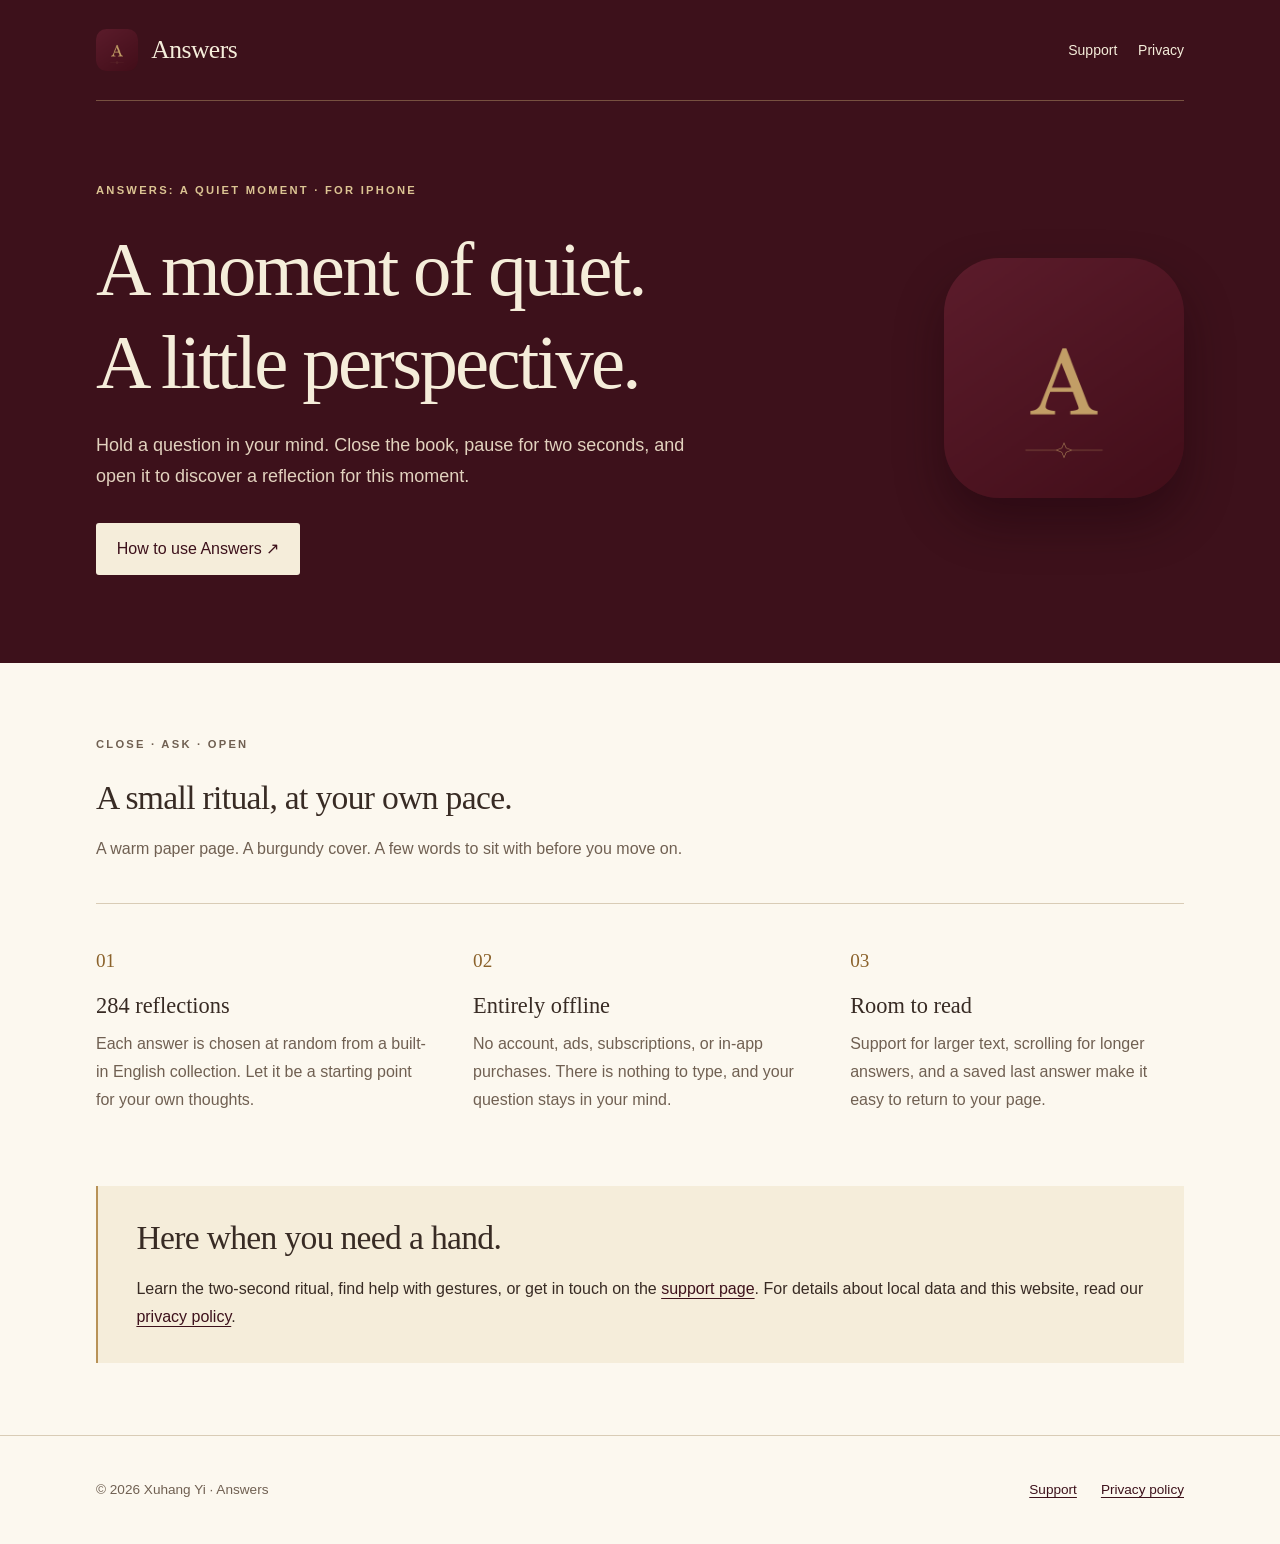
<file: index.html>
<!doctype html>
<html lang="en">
<head>
  <meta charset="utf-8">
  <meta name="viewport" content="width=device-width, initial-scale=1">
  <meta name="description" content="Answers: A Quiet Moment is a small offline book of reflections for iPhone. Close the book, hold a question, and open it for a little perspective.">
  <meta name="theme-color" content="#3d111b">
  <title>Answers: A Quiet Moment</title>
  <link rel="icon" href="assets/app-icon.png" type="image/png">
  <link rel="stylesheet" href="style.css">
</head>
<body>
  <a class="skip-link" href="#main">Skip to content</a>
  <header class="site-header">
    <div class="wrap header-inner">
      <a class="brand" href="index.html" aria-label="Answers home"><img src="assets/app-icon.png" alt="" width="44" height="44"><span>Answers</span></a>
      <nav class="nav" aria-label="Main navigation"><a href="support.html">Support</a><a href="privacy.html">Privacy</a></nav>
    </div>
  </header>
  <main id="main">
    <section class="hero" aria-labelledby="intro-title">
      <div class="wrap hero-grid">
        <div>
          <p class="eyebrow">Answers: A Quiet Moment · for iPhone</p>
          <h1 id="intro-title">A moment of quiet.<br>A little perspective.</h1>
          <p class="intro">Hold a question in your mind. Close the book, pause for two seconds, and open it to discover a reflection for this moment.</p>
          <a class="button" href="support.html">How to use Answers <span aria-hidden="true">&nbsp;↗</span></a>
        </div>
        <img class="hero-icon" src="assets/app-icon.png" alt="Answers app icon: a gold A on a burgundy background" width="240" height="240">
      </div>
    </section>
    <section class="section wrap" aria-labelledby="small-ritual">
      <div class="section-heading">
        <p class="eyebrow muted">Close · Ask · Open</p>
        <h2 id="small-ritual">A small ritual, at your own pace.</h2>
        <p class="muted">A warm paper page. A burgundy cover. A few words to sit with before you move on.</p>
      </div>
      <div class="features">
        <div><span class="number" aria-hidden="true">01</span><h3>284 reflections</h3><p>Each answer is chosen at random from a built-in English collection. Let it be a starting point for your own thoughts.</p></div>
        <div><span class="number" aria-hidden="true">02</span><h3>Entirely offline</h3><p>No account, ads, subscriptions, or in-app purchases. There is nothing to type, and your question stays in your mind.</p></div>
        <div><span class="number" aria-hidden="true">03</span><h3>Room to read</h3><p>Support for larger text, scrolling for longer answers, and a saved last answer make it easy to return to your page.</p></div>
      </div>
    </section>
    <section class="section wrap" aria-labelledby="help-title">
      <div class="quiet-note">
        <h2 id="help-title">Here when you need a hand.</h2>
        <p>Learn the two-second ritual, find help with gestures, or get in touch on the <a href="support.html">support page</a>. For details about local data and this website, read our <a href="privacy.html">privacy policy</a>.</p>
      </div>
    </section>
  </main>
  <footer class="site-footer"><div class="wrap footer-inner"><p>© 2026 Xuhang Yi · Answers</p><div class="footer-links"><a href="support.html">Support</a><a href="privacy.html">Privacy policy</a></div></div></footer>
</body>
</html>
</file>
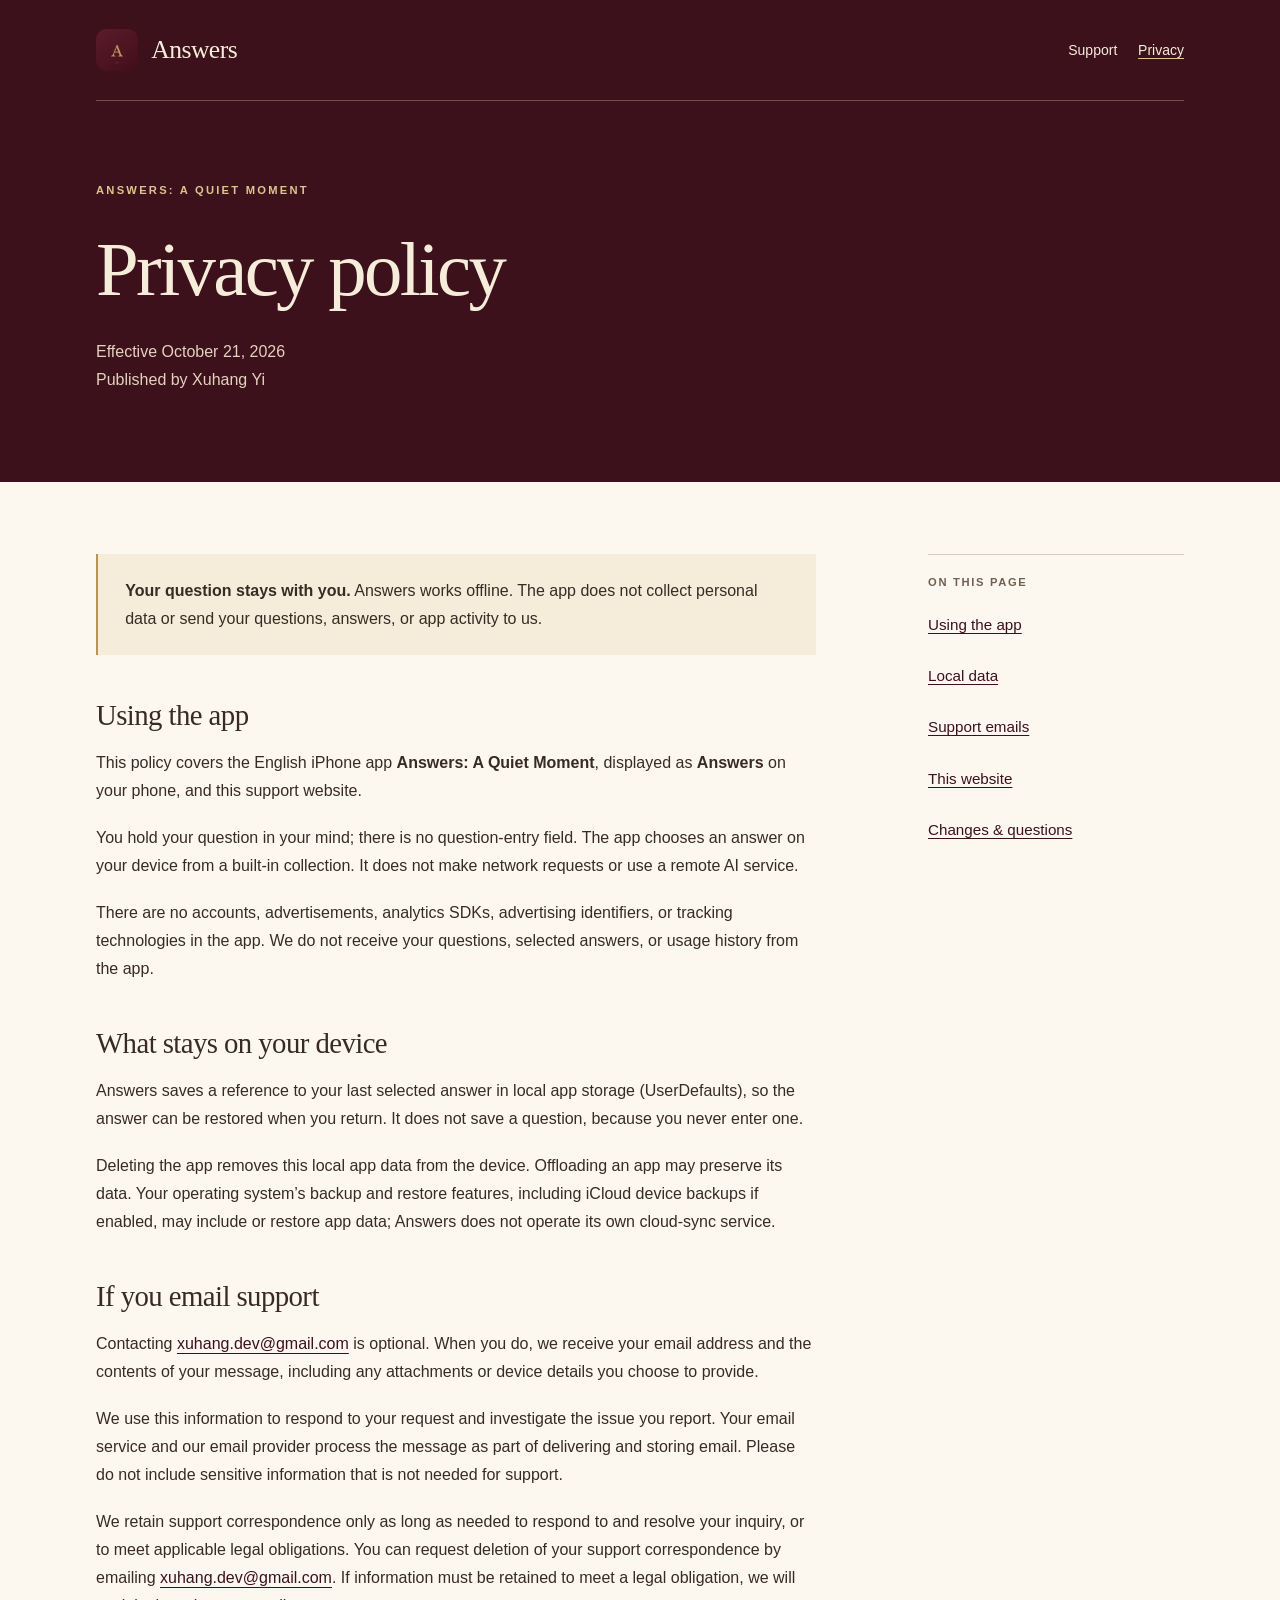
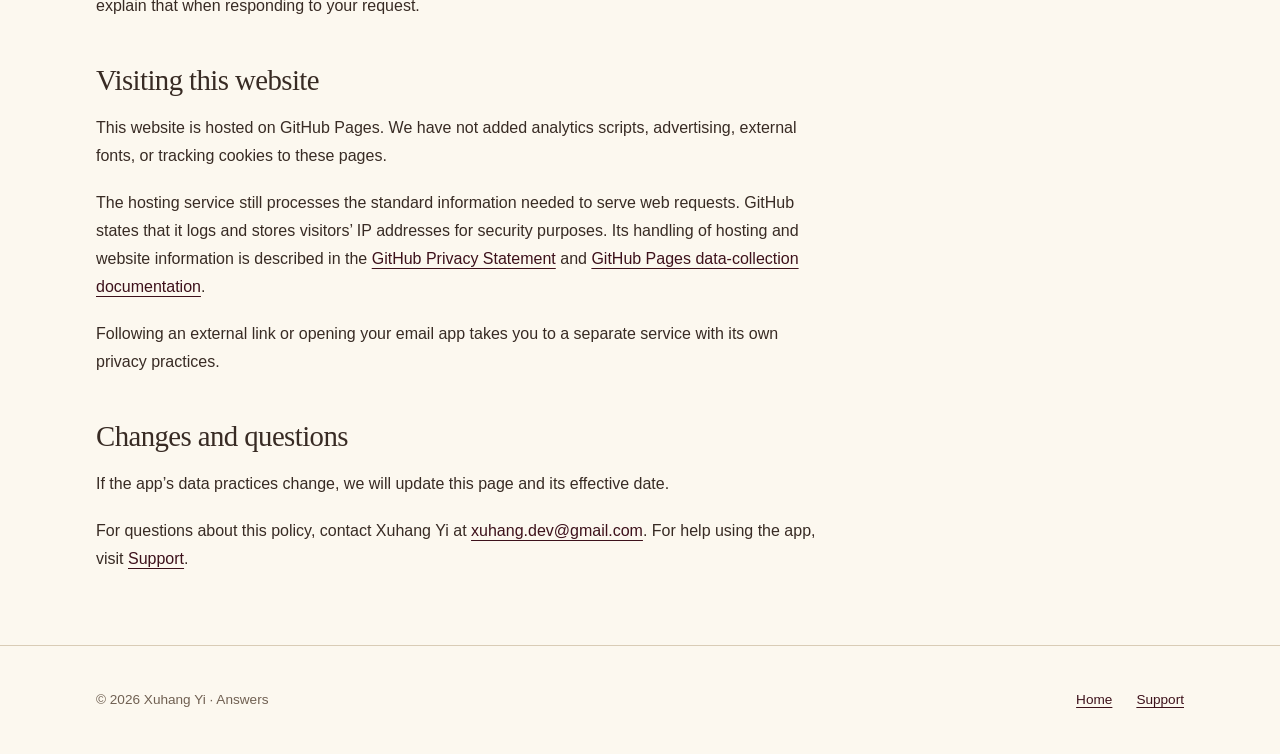
<file: privacy.html>
<!doctype html>
<html lang="en">
<head>
  <meta charset="utf-8">
  <meta name="viewport" content="width=device-width, initial-scale=1">
  <meta name="description" content="How Answers: A Quiet Moment handles local app data, support emails, and visits to this GitHub Pages website.">
  <meta name="theme-color" content="#3d111b">
  <title>Privacy policy · Answers: A Quiet Moment</title>
  <link rel="icon" href="assets/app-icon.png" type="image/png">
  <link rel="stylesheet" href="style.css">
</head>
<body>
  <a class="skip-link" href="#main">Skip to content</a>
  <header class="site-header"><div class="wrap header-inner">
    <a class="brand" href="index.html" aria-label="Answers home"><img src="assets/app-icon.png" alt="" width="44" height="44"><span>Answers</span></a>
    <nav class="nav" aria-label="Main navigation"><a href="support.html">Support</a><a href="privacy.html" aria-current="page">Privacy</a></nav>
  </div></header>
  <main id="main">
    <section class="hero" aria-labelledby="page-title"><div class="wrap">
      <p class="eyebrow">Answers: A Quiet Moment</p>
      <h1 id="page-title">Privacy policy</h1>
      <p>Effective <time datetime="2026-10-21">October 21, 2026</time><br>Published by Xuhang Yi</p>
    </div></section>
    <div class="wrap section content-grid">
      <article class="prose" aria-label="Privacy policy">
        <div class="policy-summary"><p><strong>Your question stays with you.</strong> Answers works offline. The app does not collect personal data or send your questions, answers, or app activity to us.</p></div>
        <section id="the-app" aria-labelledby="the-app-title">
          <h2 id="the-app-title">Using the app</h2>
          <p>This policy covers the English iPhone app <strong>Answers: A Quiet Moment</strong>, displayed as <strong>Answers</strong> on your phone, and this support website.</p>
          <p>You hold your question in your mind; there is no question-entry field. The app chooses an answer on your device from a built-in collection. It does not make network requests or use a remote AI service.</p>
          <p>There are no accounts, advertisements, analytics SDKs, advertising identifiers, or tracking technologies in the app. We do not receive your questions, selected answers, or usage history from the app.</p>
        </section>
        <section id="local-data" aria-labelledby="local-data-title">
          <h2 id="local-data-title">What stays on your device</h2>
          <p>Answers saves a reference to your last selected answer in local app storage (UserDefaults), so the answer can be restored when you return. It does not save a question, because you never enter one.</p>
          <p>Deleting the app removes this local app data from the device. Offloading an app may preserve its data. Your operating system’s backup and restore features, including iCloud device backups if enabled, may include or restore app data; Answers does not operate its own cloud-sync service.</p>
        </section>
        <section id="support-email" aria-labelledby="support-email-title">
          <h2 id="support-email-title">If you email support</h2>
          <p>Contacting <a class="email" href="mailto:xuhang.dev@gmail.com">xuhang.dev@gmail.com</a> is optional. When you do, we receive your email address and the contents of your message, including any attachments or device details you choose to provide.</p>
          <p>We use this information to respond to your request and investigate the issue you report. Your email service and our email provider process the message as part of delivering and storing email. Please do not include sensitive information that is not needed for support.</p>
          <p>We retain support correspondence only as long as needed to respond to and resolve your inquiry, or to meet applicable legal obligations. You can request deletion of your support correspondence by emailing <a class="email" href="mailto:xuhang.dev@gmail.com?subject=Answers%20privacy">xuhang.dev@gmail.com</a>. If information must be retained to meet a legal obligation, we will explain that when responding to your request.</p>
        </section>
        <section id="website" aria-labelledby="website-title">
          <h2 id="website-title">Visiting this website</h2>
          <p>This website is hosted on GitHub Pages. We have not added analytics scripts, advertising, external fonts, or tracking cookies to these pages.</p>
          <p>The hosting service still processes the standard information needed to serve web requests. GitHub states that it logs and stores visitors’ IP addresses for security purposes. Its handling of hosting and website information is described in the <a href="https://docs.github.com/en/site-policy/privacy-policies/github-general-privacy-statement">GitHub Privacy Statement</a> and <a href="https://docs.github.com/en/pages/getting-started-with-github-pages/what-is-github-pages#data-collection">GitHub Pages data-collection documentation</a>.</p>
          <p>Following an external link or opening your email app takes you to a separate service with its own privacy practices.</p>
        </section>
        <section id="updates" aria-labelledby="updates-title">
          <h2 id="updates-title">Changes and questions</h2>
          <p>If the app’s data practices change, we will update this page and its effective date.</p>
          <p>For questions about this policy, contact Xuhang Yi at <a class="email" href="mailto:xuhang.dev@gmail.com?subject=Answers%20privacy">xuhang.dev@gmail.com</a>. For help using the app, visit <a href="support.html">Support</a>.</p>
        </section>
      </article>
      <aside class="contents" aria-label="On this page"><h2>On this page</h2><ul><li><a href="#the-app">Using the app</a></li><li><a href="#local-data">Local data</a></li><li><a href="#support-email">Support emails</a></li><li><a href="#website">This website</a></li><li><a href="#updates">Changes &amp; questions</a></li></ul></aside>
    </div>
  </main>
  <footer class="site-footer"><div class="wrap footer-inner"><p>© 2026 Xuhang Yi · Answers</p><div class="footer-links"><a href="index.html">Home</a><a href="support.html">Support</a></div></div></footer>
</body>
</html>
</file>
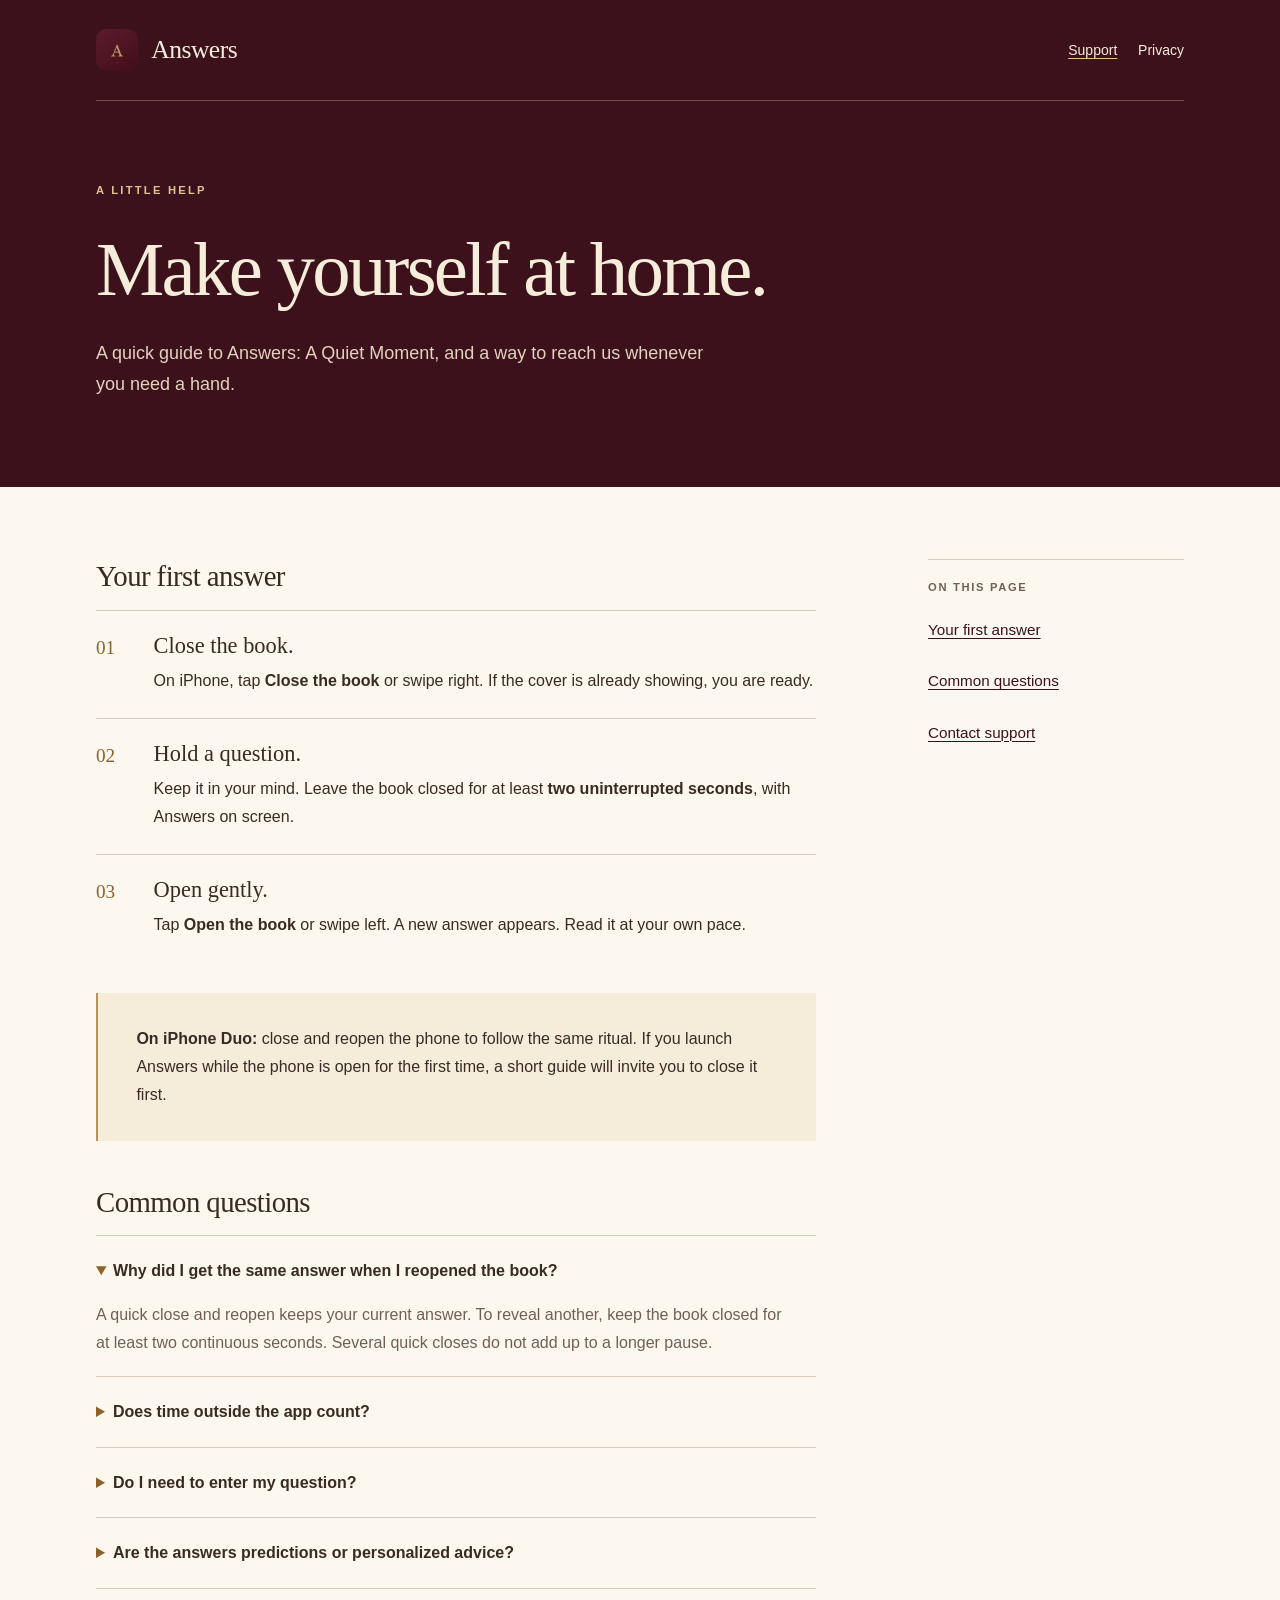
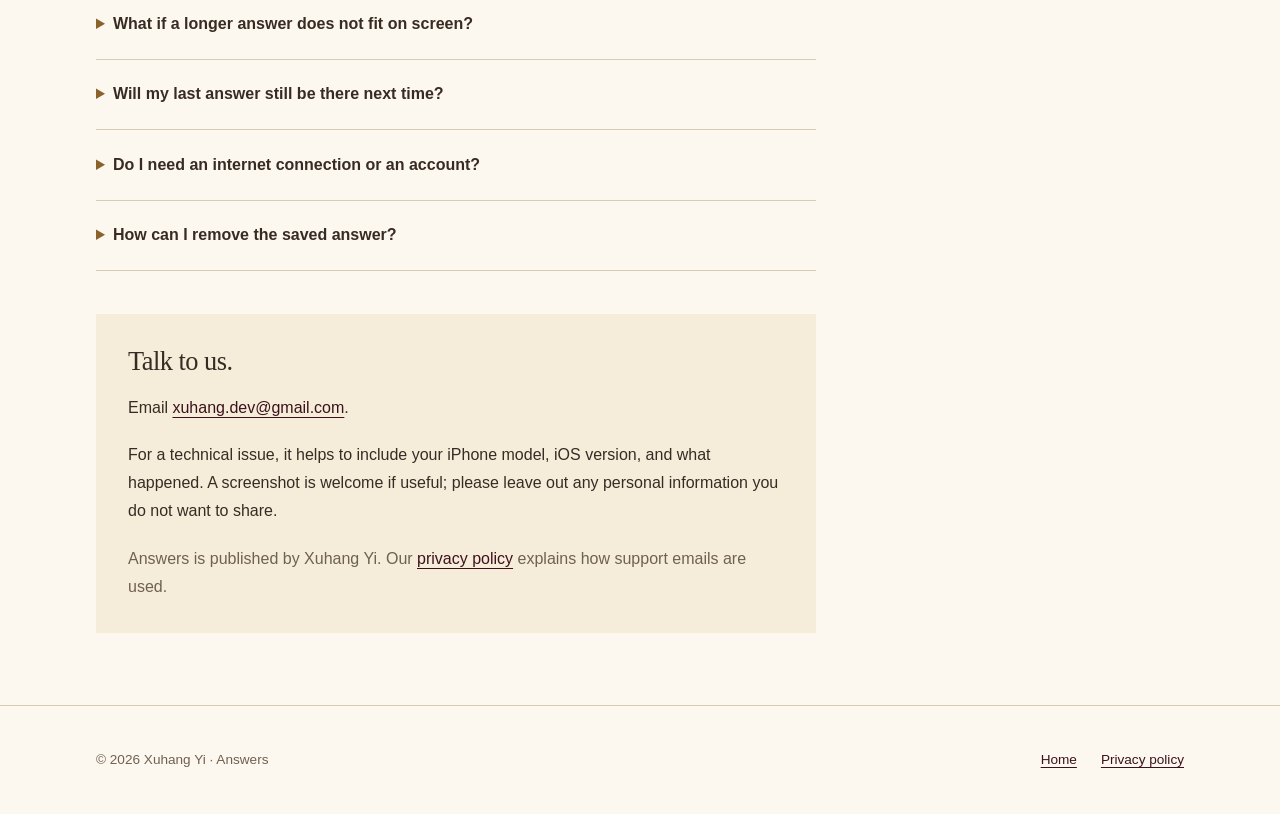
<file: support.html>
<!doctype html>
<html lang="en">
<head>
  <meta charset="utf-8">
  <meta name="viewport" content="width=device-width, initial-scale=1">
  <meta name="description" content="Get help with Answers: A Quiet Moment. Learn how to open the book, use the two-second pause, read longer answers, and contact support.">
  <meta name="theme-color" content="#3d111b">
  <title>Support · Answers: A Quiet Moment</title>
  <link rel="icon" href="assets/app-icon.png" type="image/png">
  <link rel="stylesheet" href="style.css">
</head>
<body>
  <a class="skip-link" href="#main">Skip to content</a>
  <header class="site-header"><div class="wrap header-inner">
    <a class="brand" href="index.html" aria-label="Answers home"><img src="assets/app-icon.png" alt="" width="44" height="44"><span>Answers</span></a>
    <nav class="nav" aria-label="Main navigation"><a href="support.html" aria-current="page">Support</a><a href="privacy.html">Privacy</a></nav>
  </div></header>
  <main id="main">
    <section class="hero" aria-labelledby="page-title"><div class="wrap">
      <p class="eyebrow">A little help</p>
      <h1 id="page-title">Make yourself at home.</h1>
      <p class="intro">A quick guide to Answers: A Quiet Moment, and a way to reach us whenever you need a hand.</p>
    </div></section>
    <div class="wrap section content-grid">
      <div class="prose">
        <section id="how-to" aria-labelledby="how-to-title">
          <h2 id="how-to-title">Your first answer</h2>
          <ol class="steps">
            <li><div><h3>Close the book.</h3><p>On iPhone, tap <strong>Close the book</strong> or swipe right. If the cover is already showing, you are ready.</p></div></li>
            <li><div><h3>Hold a question.</h3><p>Keep it in your mind. Leave the book closed for at least <strong>two uninterrupted seconds</strong>, with Answers on screen.</p></div></li>
            <li><div><h3>Open gently.</h3><p>Tap <strong>Open the book</strong> or swipe left. A new answer appears. Read it at your own pace.</p></div></li>
          </ol>
          <div class="quiet-note"><p><strong>On iPhone Duo:</strong> close and reopen the phone to follow the same ritual. If you launch Answers while the phone is open for the first time, a short guide will invite you to close it first.</p></div>
        </section>
        <section id="questions" aria-labelledby="questions-title">
          <h2 id="questions-title">Common questions</h2>
          <div class="faq">
            <details open><summary>Why did I get the same answer when I reopened the book?</summary><p>A quick close and reopen keeps your current answer. To reveal another, keep the book closed for at least two continuous seconds. Several quick closes do not add up to a longer pause.</p></details>
            <details><summary>Does time outside the app count?</summary><p>No. Keep Answers on screen while the book is closed. Switching to another app or putting Answers in the background interrupts the pause. When you return, close the book and wait two seconds again.</p></details>
            <details><summary>Do I need to enter my question?</summary><p>No. Simply hold it in your mind. Answers does not record, analyze, or send your question anywhere. It chooses a reflection at random from 284 English answers stored in the app.</p></details>
            <details><summary>Are the answers predictions or personalized advice?</summary><p>They are prompts for reflection, selected at random. The app does not know your question or circumstances. Take what feels useful and leave room for your own judgment.</p></details>
            <details><summary>What if a longer answer does not fit on screen?</summary><p>Scroll vertically to read the rest. Answers also follows your iPhone’s text-size settings. Horizontal swipes open or close the book; vertical scrolling lets you stay on the same page.</p></details>
            <details><summary>Will my last answer still be there next time?</summary><p>Your last answer is saved on this device. On a regular iPhone, the app starts on the cover; opening it quickly shows the saved answer. A full two-second pause reveals a new one. Rotating the screen alone does not change the answer.</p></details>
            <details><summary>Do I need an internet connection or an account?</summary><p>No. The app works offline, without an account, ads, subscriptions, or in-app purchases. Your question is never typed into the app. See the privacy policy for details about local storage and support emails.</p></details>
            <details><summary>How can I remove the saved answer?</summary><p>Deleting the app removes its data from that device. Offloading the app may keep its data, and restoring a device backup may restore it. Answers has no account or cloud-sync service of its own.</p></details>
          </div>
        </section>
        <section id="contact" class="contact" aria-labelledby="contact-title">
          <h2 id="contact-title">Talk to us.</h2>
          <p>Email <a class="email" href="mailto:xuhang.dev@gmail.com?subject=Answers%20support">xuhang.dev@gmail.com</a>.</p>
          <p>For a technical issue, it helps to include your iPhone model, iOS version, and what happened. A screenshot is welcome if useful; please leave out any personal information you do not want to share.</p>
          <p class="muted">Answers is published by Xuhang Yi. Our <a href="privacy.html#support-email">privacy policy</a> explains how support emails are used.</p>
        </section>
      </div>
      <aside class="contents" aria-label="On this page"><h2>On this page</h2><ul><li><a href="#how-to">Your first answer</a></li><li><a href="#questions">Common questions</a></li><li><a href="#contact">Contact support</a></li></ul></aside>
    </div>
  </main>
  <footer class="site-footer"><div class="wrap footer-inner"><p>© 2026 Xuhang Yi · Answers</p><div class="footer-links"><a href="index.html">Home</a><a href="privacy.html">Privacy policy</a></div></div></footer>
</body>
</html>
</file>
<file: style.css>
:root {
  color-scheme: light;
  --burgundy: #3d111b;
  --burgundy-deep: #2c0912;
  --gold: #b89257;
  --gold-light: #dcc493;
  --paper: #f5edda;
  --paper-light: #fcf8ef;
  --ink: #382b24;
  --muted: #706052;
  --rule: #d9ccb6;
  --serif: Georgia, "Times New Roman", serif;
  --sans: -apple-system, BlinkMacSystemFont, "Segoe UI", sans-serif;
}

* { box-sizing: border-box; }
html { scroll-padding-top: 1.5rem; }
body { margin: 0; background: var(--paper-light); color: var(--ink); font: 1rem/1.75 var(--sans); }
a { color: var(--burgundy); text-underline-offset: .22em; text-decoration-thickness: 1px; }
a:hover { text-decoration-thickness: 2px; }
a:focus-visible, summary:focus-visible { outline: 3px solid var(--gold); outline-offset: 5px; border-radius: 2px; }
img { display: block; max-width: 100%; height: auto; }
p, h1, h2, h3 { margin-top: 0; }
p { margin-bottom: 1.2rem; }
h1, h2, h3 { font-family: var(--serif); font-weight: 400; line-height: 1.2; }
h1 { font-size: clamp(2.8rem, 6vw, 4.8rem); letter-spacing: -.035em; margin-bottom: 1.35rem; }
h2 { font-size: clamp(1.65rem, 3.2vw, 2.1rem); letter-spacing: -.02em; margin-bottom: 1rem; }
h3 { font-size: 1.4rem; margin-bottom: .65rem; }
ul, ol { padding-left: 1.25rem; }
li + li { margin-top: .45rem; }
strong { font-weight: 600; }
.wrap { width: min(100% - 3rem, 68rem); margin-inline: auto; }
.skip-link { position: absolute; top: .5rem; left: 1rem; z-index: 2; padding: .65rem 1rem; background: var(--paper-light); transform: translateY(-180%); }
.skip-link:focus { transform: translateY(0); }
.site-header { background: var(--burgundy); color: var(--paper); }
.header-inner { min-height: 6.3rem; display: flex; align-items: center; justify-content: space-between; gap: 1.5rem; border-bottom: 1px solid #775140; }
.brand { display: inline-flex; align-items: center; gap: .8rem; text-decoration: none; color: var(--paper); flex-shrink: 0; }
.brand img { width: 2.65rem; height: 2.65rem; border-radius: .65rem; }
.brand span { font: 1.6rem var(--serif); letter-spacing: -.02em; }
.nav { display: flex; flex-wrap: wrap; gap: .3rem 1.3rem; }
.nav a { display: inline-flex; align-items: center; min-height: 44px; color: var(--paper); font-size: .875rem; text-decoration: none; }
.nav a:hover, .nav a[aria-current="page"] { text-decoration: underline; text-decoration-color: var(--gold-light); }
.hero { background: var(--burgundy); color: var(--paper); padding: 5rem 0 5.5rem; }
.hero .eyebrow { color: var(--gold-light); }
.hero p { max-width: 38rem; color: #e2d2be; }
.hero p:last-child { margin-bottom: 0; }
.eyebrow { font-size: .7rem; font-weight: 600; letter-spacing: .2em; text-transform: uppercase; margin-bottom: 1.5rem; }
.hero-grid { display: grid; grid-template-columns: minmax(0, 1fr) 15rem; align-items: center; gap: 5rem; }
.hero-icon { border-radius: 23%; width: 15rem; box-shadow: 0 1.5rem 3rem #17030b66; }
.intro { font-size: 1.125rem; line-height: 1.7; }
.hero .button { display: inline-flex; min-height: 48px; align-items: center; padding: .75rem 1.3rem; background: var(--paper); color: var(--burgundy); text-decoration: none; border-radius: 3px; margin-top: .75rem; }
.hero .button:hover { background: #fff9eb; }
.section { padding-block: 4.5rem; }
.section + .section { padding-top: 0; }
.section-heading { max-width: 40rem; margin-bottom: 2.5rem; }
.muted { color: var(--muted); }
.features { display: grid; grid-template-columns: repeat(3, minmax(0, 1fr)); gap: 2.7rem; border-top: 1px solid var(--rule); padding-top: 2.5rem; }
.features p { color: var(--muted); margin-bottom: 0; }
.number { color: #8b622b; display: block; font-family: var(--serif); font-size: 1.2rem; margin-bottom: 1rem; }
.quiet-note { background: var(--paper); padding: 2rem 2.4rem; border-left: 2px solid var(--gold); }
.quiet-note p:last-child { margin-bottom: 0; }
.contact-line { padding-top: 2rem; border-top: 1px solid var(--rule); }
.contact-line a, .email { overflow-wrap: anywhere; }
.content-grid { display: grid; grid-template-columns: minmax(0, 1fr) 16rem; gap: 5rem; align-items: start; }
.prose { max-width: 45rem; }
.prose section + section { margin-top: 2.7rem; }
.prose h2 { font-size: 1.8rem; }
.prose p:last-child { margin-bottom: 0; }
.contents { border-top: 1px solid var(--rule); padding-top: 1.3rem; }
.contents h2 { font: 600 .7rem var(--sans); letter-spacing: .15em; text-transform: uppercase; color: var(--muted); }
.contents ul { list-style: none; padding: 0; margin: 0; }
.contents a { display: block; padding-block: .5rem; min-height: 44px; font-size: .95rem; }
.steps { list-style: none; padding: 0; margin: 0 0 2rem; counter-reset: ritual; }
.steps li { display: grid; grid-template-columns: 2.6rem minmax(0, 1fr); gap: 1rem; padding-block: 1.4rem; border-top: 1px solid var(--rule); counter-increment: ritual; margin: 0; }
.steps li::before { content: "0" counter(ritual); font: 1.2rem var(--serif); color: #8b622b; padding-top: .25rem; }
.steps h3 { margin-bottom: .45rem; }
.steps p { margin-bottom: 0; }
.faq { border-top: 1px solid var(--rule); }
.faq details { border-bottom: 1px solid var(--rule); padding-block: .3rem; }
.faq summary { cursor: pointer; padding: 1rem .3rem 1rem 0; font-weight: 600; min-height: 44px; }
.faq summary::marker { color: #8b622b; }
.faq details p { padding: 0 1.5rem .9rem 0; margin: 0; color: var(--muted); }
.contact { margin-top: 3rem; padding: 2rem; background: var(--paper); }
.contact h2 { font-size: 1.65rem; }
.contact p:last-child { margin-bottom: 0; }
.policy-summary { border-left: 2px solid var(--gold); background: var(--paper); padding: 1.4rem 1.7rem; margin-bottom: 2.7rem; }
.site-footer { border-top: 1px solid var(--rule); padding-block: 2rem; color: var(--muted); font-size: .85rem; }
.footer-inner { display: flex; gap: 1rem 2rem; align-items: center; justify-content: space-between; flex-wrap: wrap; }
.site-footer p { margin: 0; }
.footer-links { display: flex; gap: 1.5rem; flex-wrap: wrap; }
.footer-links a { display: inline-flex; align-items: center; min-height: 44px; }

@media (max-width: 760px) {
  .wrap { width: min(100% - 2.5rem, 42rem); }
  .hero { padding: 3.5rem 0 4rem; }
  .hero-grid { grid-template-columns: minmax(0, 1fr); gap: 2.5rem; }
  .hero-icon { width: 7.5rem; grid-row: 1; }
  .features { grid-template-columns: minmax(0, 1fr); gap: 2rem; }
  .number { margin-bottom: .6rem; }
  .content-grid { grid-template-columns: minmax(0, 1fr); gap: 2.5rem; }
  .contents { grid-row: 1; }
  .contents ul { display: flex; flex-wrap: wrap; gap: 0 1.3rem; }
  .section { padding-block: 3rem; }
  .quiet-note, .contact { padding: 1.5rem; }
}

@media (max-width: 390px) {
  .header-inner { gap: 1rem; }
  .brand { gap: .5rem; }
  .brand span { font-size: 1.35rem; }
  .brand img { width: 2.25rem; height: 2.25rem; }
  .nav { column-gap: .8rem; }
  .nav a { font-size: .8rem; }
}

@media print {
  body { background: white; color: black; }
  .hero, .site-header { background: white; color: black; }
  .hero p, .hero .eyebrow, .brand, .nav a { color: black; }
  .hero { padding-block: 2rem; }
  .content-grid { display: block; }
  .contents, .skip-link, .hero-icon { display: none; }
  .section { padding-block: 2rem; }
  a { color: black; }
  .faq details > :not(summary) { display: block !important; }
}
</file>
